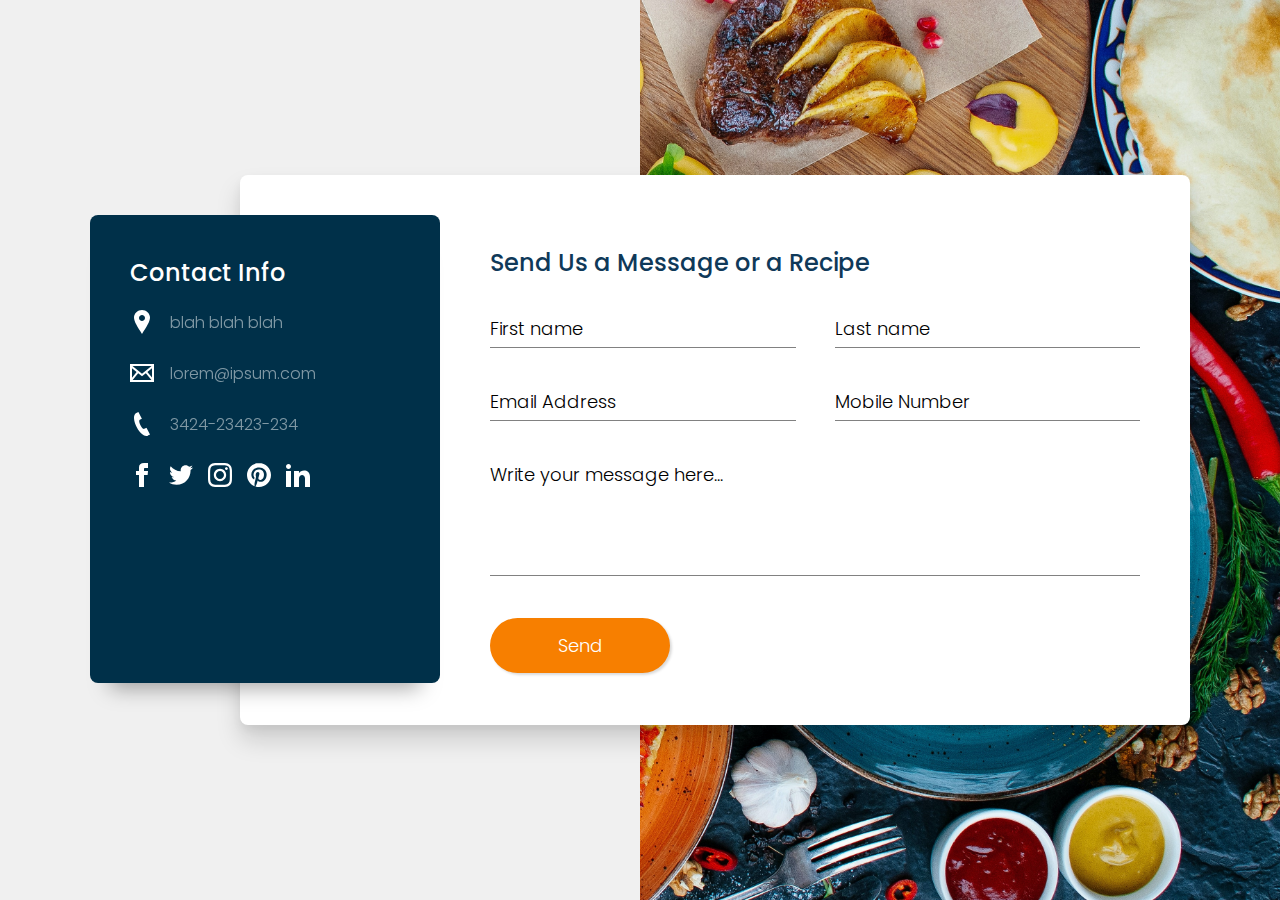
<file: Foodzilla/contact us/contactus.html>
<!DOCTYPE html>
<html lang="en">
<head>
    <meta charset="UTF-8">
    <meta http-equiv="X-UA-Compatible" content="IE=edge">
    <meta name="viewport" content="width=device-width, initial-scale=1.0">
    <link rel="preconnect" href="https://fonts.googleapis.com">
    <link rel="preconnect" href="https://fonts.gstatic.com" crossorigin>
    <link href="https://fonts.googleapis.com/css2?family=Poppins:wght@300;400&display=swap" rel="stylesheet">
    <link rel="stylesheet" href="../contact us/contactus.css">
    <title>Contact</title>
</head>
<body>
<section>
<div class="container">
    <div class="contactinfo">
        <div>
            <h2>Contact Info</h2>
            <ul class="info">
                <li>
                    <span><img src="../images/icons/location.svg" alt="location-icon"></span>
                    <span>blah blah blah</span>
                </li>
                <li>
                    <span><img src="../images/icons/email.svg" alt="email-icon"></span>
                    <span>lorem@ipsum.com</span>
                </li>
                <li>
                    <span><img src="../images/icons/call.svg" alt="call-icon"></span>
                    <span>3424-23423-234</span>
                </li>
            </ul>
            <ul class="sci">
                    <li><a href="#"><img src="../images/icons/fb.svg" alt="facebook-icon"></a></li>
                    <li><a href="#"><img src="../images/icons/tw.svg" alt="twitter-icon"></a></li>
                    <li><a href="#"><img src="../images/icons/ig.svg" alt="instagram-icon"></a></li>
                    <li><a href="#"><img src="../images/icons/pin.svg" alt="pinterest-icon"></a></li>
                    <li><a href="#"><img src="../images/icons/in.svg" alt="linkedln-icon"></a></li>
            </ul>
        </div>
    </div>
    <div class="contactForm">
        <h2>Send Us a Message or a Recipe</h2>
        <div class="formBox">
            <div class="inputBox w50">
                <input type="text" required>
                <span>First name</span>
            </div>
            <div class="inputBox w50">
                <input type="text" required>
                <span>Last name</span>
            </div>
            <div class="inputBox w50">
                <input type="email" required>
                <span>Email Address</span>
            </div>
            <div class="inputBox w50">
                <input type="text" required>
                <span>Mobile Number</span>
            </div>
            <div class="inputBox w100">
                <textarea required></textarea>
                <span>Write your message here...</span>
            </div>
            <div class="inputBox w100">
                <input type="submit" value="Send">
            </div>
        </div>
    </div>
</div>
</section>
</body>
</html>
</file>
<file: Foodzilla/contact us/contactus.css>
* {
    margin:0;
    padding: 0;
    box-sizing: border-box;
    font-family: 'Poppins',sans-serif;
}

/* Variables */

:root{
    --blue: #003049;
    --red: #D62828;
    --orange: #F77F00;
    --yellow: #FCBF49; 
    --gray: #f0f0f0;
    --light: #fff;
    --dark: #000;
}

/* Section */

section{
    position: relative;
    justify-content: center;
    align-items: center;
    min-height: 100vh;
    background: var(--blue);
    display: flex;
    background-image:url('../images/food.jpg');
    background-color: var(--blue);
    background-repeat:no-repeat;
    background-size:cover;
    background-position:center;
}

section::before{
    content:'';
    position: absolute;
    top:0;
    left:0;
    width: 50%;
    height: 100%;
    background: var(--gray);
}

.container{
    position: relative;
    min-width: 1100px;
    min-height: 550px;
    z-index: 1000;
    display: flex;
    border-radius: 0.5rem;
}

.container .contactinfo{
    position: absolute;
    top: 40px;
    width: 350px;
    height:85%;
    border-radius: 0.5rem;
    /*PROVJERITI STA OVO ZNACI !!*/
    background: var(--blue);
    z-index:1;
    padding: 40px;
    display: flex;
    flex-direction: column;
    justify-content: space-between;
    box-shadow: rgba(0, 0, 0, 0.35) 0px 25px 20px -20px;
    /*IZIJENITI SHADOW*/
}

.container .contactinfo h2{
    color: #fff;
    font-size: 24px;
    font-weight: 500;
}

.container .contactinfo ul.info{
    position: relative;
    margin: 20px 0;
}

.container .contactinfo ul.info li{
    position: relative;
    list-style: none;
    display: flex;
    margin: 20px 0;
    cursor: pointer;
    align-items: flex-start;
}

section .container .contactinfo ul.info li span:nth-child(1){
    width: 30px;
    min-width: 30px;
}

section .container .contactinfo ul.info li span:nth-child(1) img{
    max-width: 100%;
    filter: invert(1);
}

section .container .contactinfo ul.info li span:nth-child(2){
    color: #fff;
    margin-left: 10px;
    font-weight: 300;
    opacity: 0.5;
}

section .container .contactinfo .info li:hover span:nth-child(1) img,
section .container .contactinfo .info li:hover span:nth-child(2)
{
    opacity: 1;
}

section .container .contactinfo ul.sci{
    position: relative;
    display: flex;
}

section .container .contactinfo ul.sci li{
    list-style: none;
    margin-right: 15px;
}

section .container .contactinfo ul.sci li a{
    text-decoration: none;
}

section .container .contactinfo ul.sci li a img{
    filter: invert(1);
    transition: 0.3s;
}

section .container .contactinfo ul.sci li a:hover img[alt^="f"]{
    
}

section .container .contactinfo ul.sci li a:hover img[alt^="t"]{
    
}

section .container .contactinfo ul.sci li a:hover img[alt^="i"]{
    
}

section .container .contactinfo ul.sci li a:hover img[alt^="p"]{
    
}

section .container .contactinfo ul.sci li a:hover img[alt^="l"]{
    
}

.container .contactForm{
    position: absolute;
    padding: 70px 50px;
    background: #fff;
    margin-left: 150px;
    padding-left: 250px;
    border-radius: 0.5rem;
    width: calc(100% - 150px);
    /*VIDI STA OVO ZNACI*/
    height: 100%;
    box-shadow: rgba(0, 0, 0, 0.15) 0px 15px 25px, rgba(0, 0, 0, 0.05) 0px 5px 10px;
}

.container .contactForm h2{
    color: #0f3959;
    font-size: 24px;
    font-weight: 500;
}

.container .contactForm .formBox{
    position: relative;
    display: flex;
    justify-content: space-between;
    flex-wrap: wrap;
    padding-top: 30px;
}

.container .contactForm .formBox .inputBox{
    position: relative;
    margin-bottom: 35px;
}

.container .contactForm .formBox .inputBox.w50{
    width: 47%;

}

.container .contactForm .formBox .inputBox.w100{
    width: 100%;
}

.container .contactForm .formBox .inputBox input,
.container .contactForm .formBox .inputBox textarea{
    outline: none;
    width: 100%;
    resize: none;
    padding: 5px 0;
    font-size: 18px;
    font-weight: 300;
    color: #333;
    border: none;
    border-bottom: 1px solid rgb(129, 129, 129);
}

.container .contactForm .formBox .inputBox textarea{
    height: 120px;
}

.container .contactForm .formBox .inputBox span{
    position: absolute;
    left:0;
    padding: 5px 0;
    pointer-events: none;
    /*STA OVO ZNACI*/
    font-size: 18px;
    font-weight: 300;
    transition: 0.3s;
}

.container .contactForm .formBox .inputBox input:focus ~ span,
.container .contactForm .formBox .inputBox input:valid ~ span,
.container .contactForm .formBox .inputBox textarea:focus ~ span,
.container .contactForm .formBox .inputBox textarea:valid ~ span
{
    transform: translateY(-20px);
    font-size: 12px;
    font-weight: 400;
    letter-spacing: 1px;
    color: var(--blue);
    font-weight: 500;
}

.container .contactForm .formBox .inputBox input[type="submit"]{
    position: relative;
    cursor: pointer;
    background: var(--orange);
    color: #fff;
    border: 2pt solid transparent;
    border-radius: 3rem;
    max-width: 180px;
    padding: 12px;   
    box-shadow: rgba(0, 0, 0, 0.15) 1.95px 1.95px 2.6px;
}

.container .contactForm .formBox .inputBox input[type="submit"]:hover{
    background: transparent;
    border: 2pt solid var(--orange);
    color: var(--orange);
    font-weight: 500;
}

/* Responsive */

@media (max-width: 1200px){
    .container{
        width: 90%;
        min-width: auto;
        margin:20px;
        box-shadow: 0 20px 50px rgba(0,0,0,0.2);
    }
    .container .contactinfo{
        top:0;
        height: 550px;
        position: relative;
        box-shadow: none;
        border-radius: 0.5rem 0 0 0.5rem;
        
    }
    .container .contactForm {
        position: relative;
        width: calc(100% - 350px);
        padding-left: 0;
        margin-left: 0;
        padding: 40px;
        height: 550px;
        box-shadow: none;
        border-radius: 0 0.5rem 0.5rem 0;
    }
}

@media (max-width: 991px){
    section{
        background: var(--gray);
    }
    section::before{
        display: none;
    }
    .container{
        display: flex;
        flex-direction: column-reverse;
    }
    .container .contactForm{
        width: 100%;
        height: auto;
        border-radius: 0.5rem 0.5rem 0 0;
    }

    .container .contactinfo{
        width: 100%;
        height: auto;
        flex-direction: row;
        border-radius: 0 0 0.5rem 0.5rem;
    }

    .container .contactInfo ul.sci{
        position: relative;
        display: flex;
        justify-content: center;
        align-items: center;
    }
}

@media (max-width:600px){
    .container .contactForm{
        padding: 25px;
    }
    .container .contactinfo{
        padding: 25px;
        flex-direction: column;
        align-items: flex-start;
    }
    .container .contactinfo ul.sci{
        margin-top: 40px;
    }
    .container .contactForm .formBox .inputBox.w50{
        width: 100%;
    }

}
</file>
